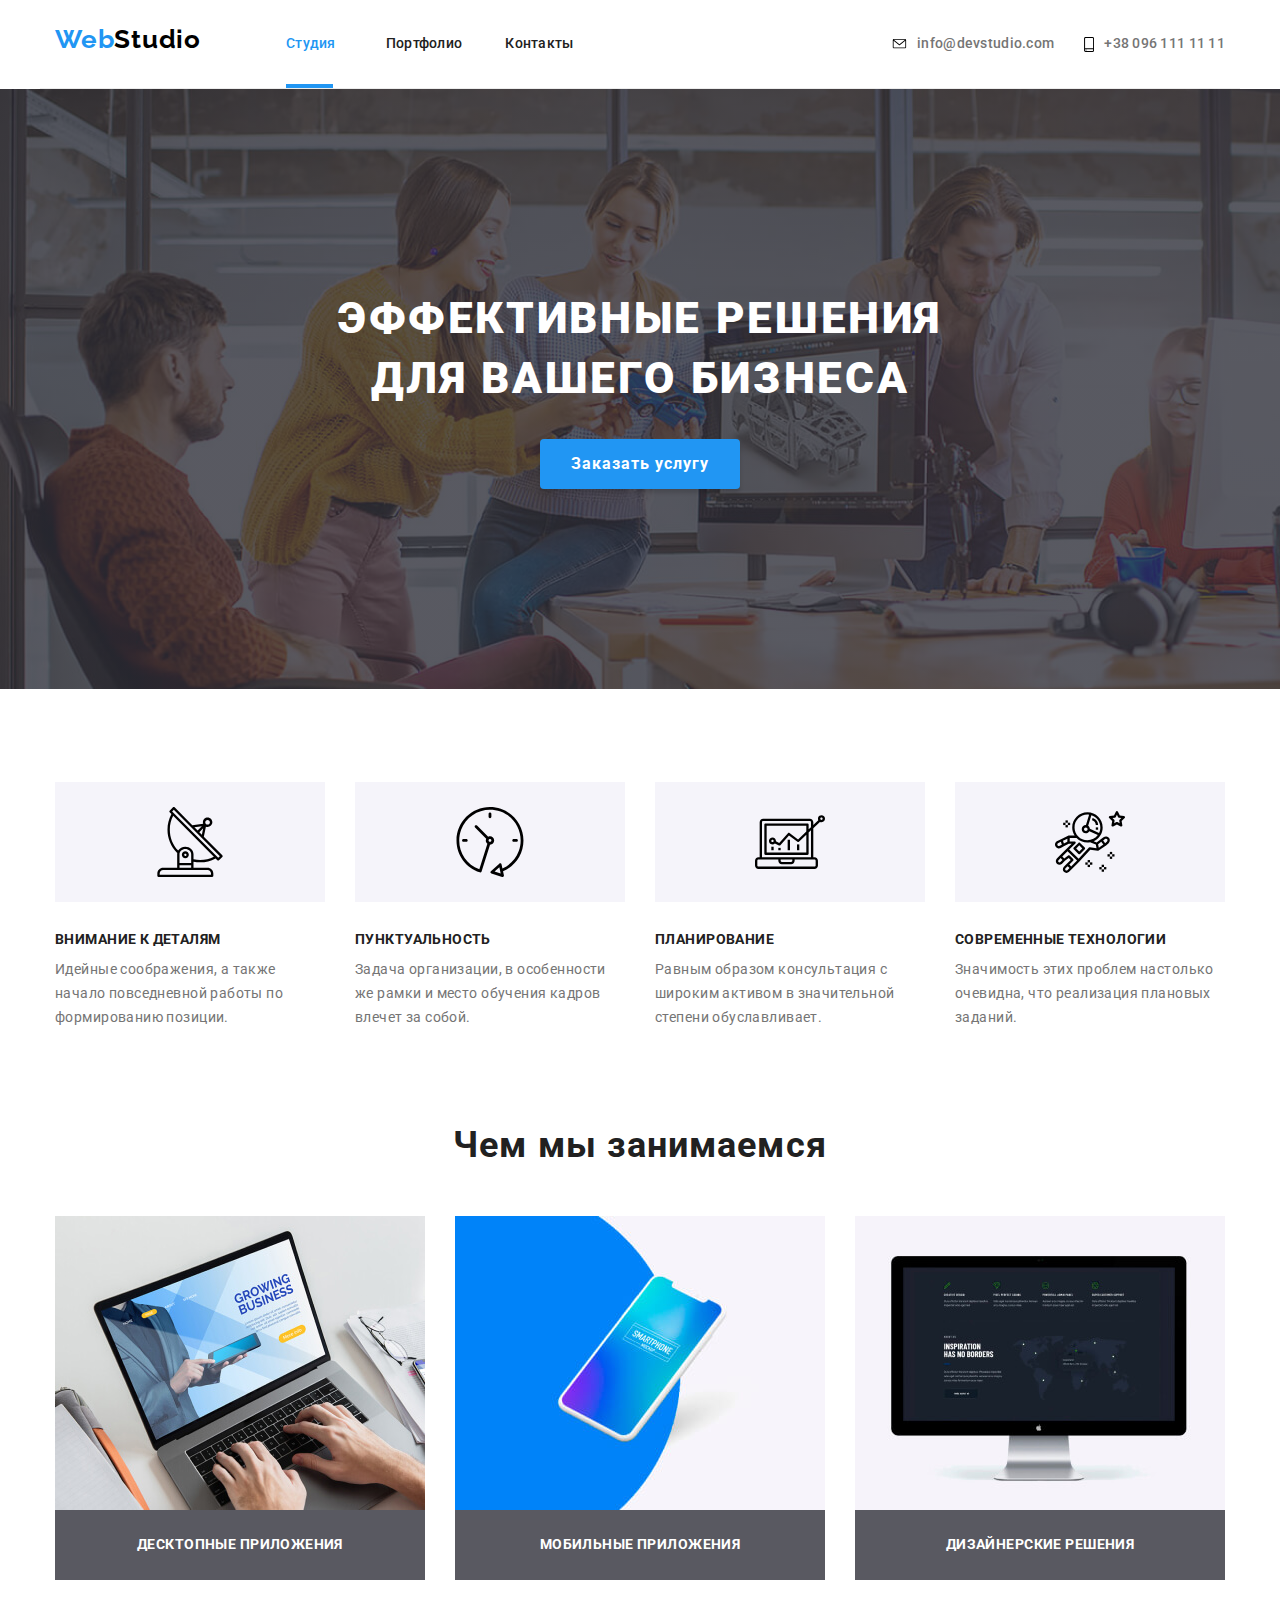
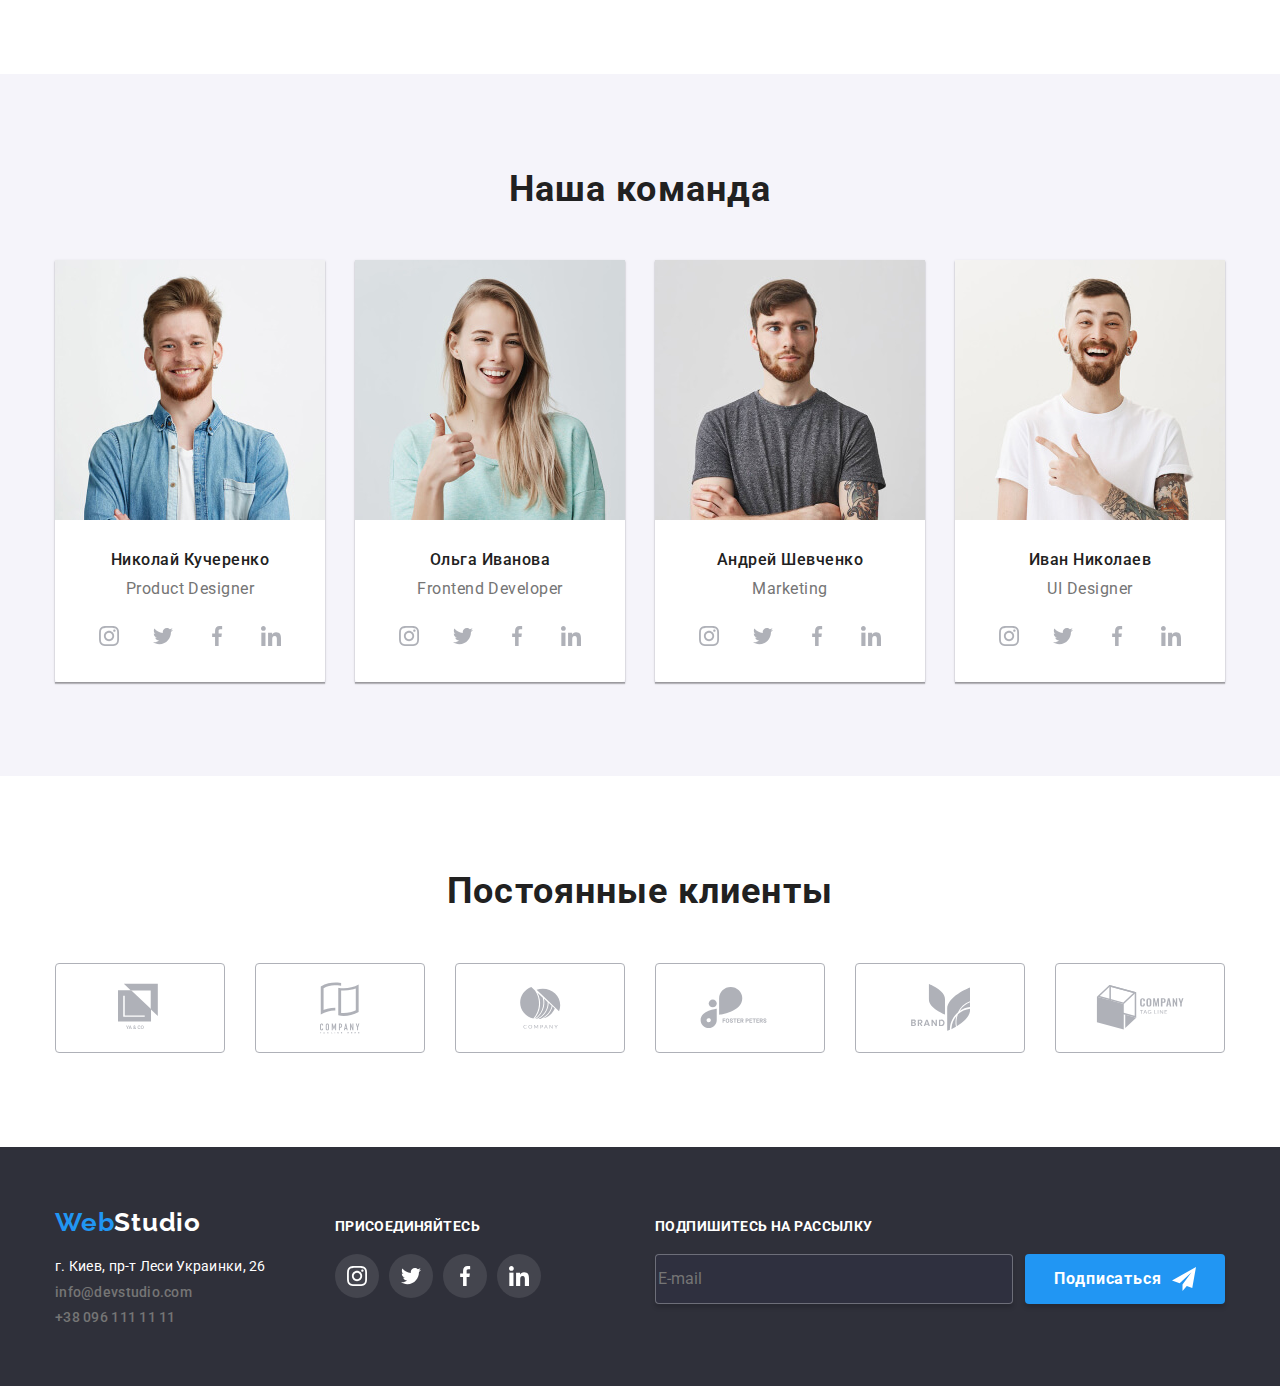
<file: index.html>
<!DOCTYPE html>
<html lang="ru">
<head>
    <meta charset="UTF-8">
    <meta name="viewport" content="width=device-width, initial-scale=1.0">
    <link href="https://fonts.googleapis.com/css2?family=Raleway:wght@700&family=Roboto:wght@400;500;700;900&display=swap" rel="stylesheet">
    <link rel="stylesheet" href="./css/normalize.css">
    <link rel="stylesheet" href="./css/style.css">
    <title>Веб-студия</title>
</head>
<body class="body-container"> 

    <!--Шапка-->
   
     <header >
         <div class="header-container">
            <div class="div-container">
                <nav class="nav-container">
                    <a class="link logo-container" href="./index.html" aria-label="Логотип"> 
                        <p lang="en"><span class="logo-header-web">Web</span><span class="logo-header-studio">Studio</span></p>
                    </a>
                    <ul class="nav-list-container">
                        <li class="list studio-line">
                            <a class="link-nav link studio active-page" href="./index.html">Студия</a>
                        </li>
                        <li class="list">
                            <a class="link-nav portfolio link" href="./portfolio.html">Портфолио</a>
                        </li>
                        <li class="list">
                            <a class="link-nav link contant-header" href="#">Контакты</a>
                        </li>
                    </ul>
                </nav>
                <ul class="contacts-container">
                    <li class="mail-container list">
                        <a class="mail-tel-text link" href="mailto:info@devstudio.com">
                            <svg class="pages-adress" width="15" height="10">
                                <use href="./images/sprite.svg#icon-mail"></use>
                            </svg>
                            info@devstudio.com</a>
                    </li >
                    <li class="tel-container list">
                        <a class="mail-tel-text link" href="tel:+380961111111">
                            <svg class="pages-adress" width="10" height="15">
                                <use href="./images/sprite.svg#icon-tel"></use>
                            </svg>
                            +38 096 111 11 11</a>
                    </li>
                </ul>
            </div>
         </div>
    </header>
   
    <main>

        <!--Герой-->
            
            <section >
                <div class="hero">
                    <div class="hero-container">
                        <h1 class="hero-title">эффективные решения <br> для вашего бизнеса</h1>
                        <button class="hero-button"><span class="text-button">Заказать услугу</span></button>
                    </div>
                </div>
            </section>
            
        <!--О нас-->
        
        <section>
            <div class="o-nas div-container">
                <div class="otstup-o-nas">
                    <h2 hidden>О нас</h2>
                    <ul class="link container">
                        <li class="link list otstup-link">
                            <span class="list-bg">
                                <svg width="70px" height="70px">
                                    <use href="./images/sprite.svg#icon-antenna"></use>
                                </svg>
                            </span>
                            <h3 class="o-nas-title">Внимание к деталям</h3>
                            <p class="o-nas-text">Идейные соображения, а также начало повседневной работы по формированию позиции.</p>
                        </li>
                        <li class="link list otstup-link">
                            <span class="list-bg">
                                <svg width="70px" height="70px">
                                    <use href="./images/sprite.svg#icon-clock"></use>
                                </svg>
                            </span>
                            <h3 class="o-nas-title">Пунктуальность</h3>
                            <p class="o-nas-text">Задача организации, в особенности же рамки и место обучения кадров влечет за собой.</p>
                        </li>
                        <li class="link list otstup-link">
                            <span class="list-bg">
                                <svg width="70px" height="70px">
                                    <use href="./images/sprite.svg#icon-diagram"></use>
                                </svg>
                            </span>
                            <h3 class="o-nas-title">Планирование</h3>
                            <p class="o-nas-text">Равным образом консультация с широким активом в значительной степени обуславливает.</p>
                        </li>
                        <li class="link list otstup-link">
                            <span class="list-bg">
                                <svg width="70px" height="70px">
                                    <use href="./images/sprite.svg#icon-astronaut"></use>
                                </svg>
                            </span>
                            <h3 class="o-nas-title">Современные технологии</h3>
                            <p class="o-nas-text">Значимость этих проблем настолько очевидна, что реализация плановых заданий.</p>
                        </li>
                    </ul>
                </div>
            </div>
        </section>
        

        <!--Чем мы занимаемся-->
        
        <section>
            <div class="div-container otstup-chem-mi"> 
                <div class="chem-mi-zanimaemsa">
                    <h2 class="title">Чем мы занимаемся</h2>
                    <ul class="link container">
                        <li class="link list otstup-link"> 
                            <img src="./images/desc.jpg" alt="десктопные прилодения" width="370" height="294">
                            <p class="chem-mi-zanimaemsa-text">Десктопные приложения</p>
                        </li>
                            <li class="link list otstup-link">
                            <img src="./images/mobi.jpg" alt="мобильные приложения" width="370" height="294">
                            <p class="chem-mi-zanimaemsa-text">Мобильные приложения</p> 
                        </li>
                        <li class="link list otstup-link">
                            <img src="./images/design.jpg" alt="дизайнерские решения" width="370" height="294">
                            <p class="chem-mi-zanimaemsa-text">Дизайнерские решения</p>
                        </li>
                    </ul>
                </div>
            </div>
            
         </section>
        

        <!--Наша команда-->
        
        <section> 
            <div class="nasha-komanda">
                <div class="div-container otstup-container">
                    <h2 class="title">Наша команда</h2>
                    <ul class="link container">
                        <li class="link list team">
                            <img src="./images/nikolai.jpg" alt="Николай" width="270" height="260">
                            <div class="comanda-block">
                                <h3 class="komanda-title">Николай Кучеренко</h3>
                                <p class="komanda-pozition" lang="en">Product Designer</p>
                                <ul class="social-link container">
                                    <li class="social-link-item list">
                                        <a class="social-icon" href="">
                                            <svg class="icon" width="20px" height="20px">
                                                <use href="./images/sprite.svg#icon-instagram"></use>
                                            </svg>
                                        </a>
                                    </li>
                                    <li class="social-link-item list">
                                        <a class="social-icon" href="">
                                            <svg class="icon" width="20px" height="20px">
                                                <use href="./images/sprite.svg#icon-twitter"></use>
                                            </svg>
                                        </a>
                                    </li>
                                    <li class="social-link-item list" > 
                                        <a class="social-icon" href="">
                                            <svg class="icon" width="20px" height="20px">
                                                <use href="./images/sprite.svg#icon-facebook"></use>
                                            </svg>
                                        </a>
                                    </li>
                                    <li class="social-link-item list">
                                        <a class="social-icon" href="">
                                            <svg class="icon" width="20px" height="20px">
                                                <use href="./images/sprite.svg#icon-linkedin"></use>
                                            </svg>
                                        </a>
                                    </li>
                                </ul>
                            </div>
                        </li>
                        <li class="link list team">
                            <img src="./images/olha.jpg" alt="Ольга" width="270" height="260">
                            <div class="comanda-block">
                                <h3 class="komanda-title">Ольга Иванова</h3>
                                <p class="komanda-pozition" lang="en">Frontend Developer</p>
                                <ul class="social-link container">
                                    <li class="social-link-item list">
                                        <a class="social-icon" href="">
                                            <svg class="icon" width="20px" height="20px">
                                                <use href="./images/sprite.svg#icon-instagram"></use>
                                            </svg>
                                        </a>
                                    </li>
                                    <li class="social-link-item list">
                                        <a class="social-icon" href="">
                                            <svg class="icon" width="20px" height="20px">
                                                <use href="./images/sprite.svg#icon-twitter"></use>
                                            </svg>
                                        </a>
                                    </li>
                                    <li class="social-link-item list" > 
                                        <a class="social-icon" href="">
                                            <svg class="icon" width="20px" height="20px">
                                                <use href="./images/sprite.svg#icon-facebook"></use>
                                            </svg>
                                        </a>
                                    </li>
                                    <li class="social-link-item list">
                                        <a class="social-icon" href="">
                                            <svg class="icon" width="20px" height="20px">
                                                <use href="./images/sprite.svg#icon-linkedin"></use>
                                            </svg>
                                        </a>
                                    </li>
                                </ul>
                            </div>
                        </li>
                        <li class="link list team">
                            <img src="./images/andrey.jpg" alt="Андрей" width="270" height="260">
                            <div class="comanda-block">
                                <h3 class="komanda-title">Андрей Шевченко</h3>
                                <p class="komanda-pozition" lang="en">Marketing</p>
                                <ul class="social-link container">
                                    <li class="social-link-item list">
                                        <a class="social-icon" href="">
                                            <svg class="icon" width="20px" height="20px">
                                                <use href="./images/sprite.svg#icon-instagram"></use>
                                            </svg>
                                        </a>
                                    </li>
                                    <li class="social-link-item list">
                                        <a class="social-icon" href="">
                                            <svg class="icon" width="20px" height="20px">
                                                <use href="./images/sprite.svg#icon-twitter"></use>
                                            </svg>
                                        </a>
                                    </li>
                                    <li class="social-link-item list" > 
                                        <a class="social-icon" href="">
                                            <svg class="icon" width="20px" height="20px">
                                                <use href="./images/sprite.svg#icon-facebook"></use>
                                            </svg>
                                        </a>
                                    </li>
                                    <li class="social-link-item list">
                                        <a class="social-icon" href="">
                                            <svg class="icon" width="20px" height="20px">
                                                <use href="./images/sprite.svg#icon-linkedin"></use>
                                            </svg>
                                        </a>
                                    </li>
                                </ul>
                            </div>
                        </li>
                        <li class="link list team">
                            <img src="./images/ivan.jpg" alt="Иван" width="270" height="260">
                            <div class="comanda-block">
                                <h3 class="komanda-title">Иван Николаев</h3>
                                <p class="komanda-pozition" lang="en">UI Designer</p>
                                <ul class="social-link container">
                                    <li class="social-link-item list">
                                        <a class="social-icon" href="">
                                            <svg class="icon" width="20px" height="20px">
                                                <use href="./images/sprite.svg#icon-instagram"></use>
                                            </svg>
                                        </a>
                                    </li>
                                    <li class="social-link-item list">
                                        <a class="social-icon" href="">
                                            <svg class="icon" width="20px" height="20px">
                                                <use href="./images/sprite.svg#icon-twitter"></use>
                                            </svg>
                                        </a>
                                    </li>
                                    <li class="social-link-item list" > 
                                        <a class="social-icon" href="">
                                            <svg class="icon" width="20px" height="20px">
                                                <use href="./images/sprite.svg#icon-facebook"></use>
                                            </svg>
                                        </a>
                                    </li>
                                    <li class="social-link-item list">
                                        <a class="social-icon" href="">
                                            <svg class="icon" width="20px" height="20px">
                                                <use href="./images/sprite.svg#icon-linkedin"></use>
                                            </svg>
                                        </a>
                                    </li>
                                </ul>
                            </div>
                        </li>
                    </ul>
                </div>
            </div>
        </section>
        

        <!--Постоянные клиенты-->
        
            <section>
                <div class="div-container otstup-container">
                    <h2 class="title">Постоянные клиенты</h2>
                    <ul class="klient-list container">
                        <li class="link list">
                            <a class="client-icon" href="">
                                <div class="icon-client">
                                    <svg class="client-icon-logo" width="44px" height="50px">
                                        <use href="./images/sprite.svg#icon-klientlogo-1"></use>
                                    </svg>
                                </div>
                            </a>
                        </li>
                        <li class="link list">
                            <a class="client-icon" href="">
                                <div class="icon-client">
                                    <svg class="client-icon-logo" width="40px" height="52px">
                                        <use href="./images/sprite.svg#icon-klientlogo-2"></use>
                                    </svg>
                                </div>
                            </a>
                        </li>
                        <li class="link list">
                            <a class="client-icon" href="">
                                <div class="icon-client">
                                    <svg class="client-icon-logo" width="41px" height="42px">
                                        <use href="./images/sprite.svg#icon-klientlogo-3"></use>
                                    </svg>
                                </div>
                            </a>
                        </li>
                        <li class="link list">
                            <a class="client-icon" href="">
                                <div class="icon-client">
                                    <svg class="client-icon-logo" width="80px" height="42px">
                                        <use href="./images/sprite.svg#icon-klientlogo-4"></use>
                                    </svg>
                                </div>
                            </a>
                        </li>
                        <li class="link list">
                            <a class="client-icon" href="">
                                <div class="icon-client">
                                    <svg class="client-icon-logo" width="59px" height="47px">
                                        <use href="./images/sprite.svg#icon-klientlogo-5"></use>
                                    </svg>
                                </div>
                            </a>
                        </li>
                        <li class="link list">
                            <a class="client-icon" href="">
                                <div class="icon-client">
                                    <svg class="client-icon-logo" width="89px" height="45px">
                                        <use href="./images/sprite.svg#icon-klientlogo-6"></use>
                                    </svg>
                                </div>
                            </a>
                        </li>
                    </ul>
                </div>
            </section>
    </main>

    <!--Подвал-->
    
    <footer class="podval">
        <div class="div-container">
            <div class="link container-podval">
                <a class="link logo-podval" href="index.html" aria-label="Логотип"> <p lang="en"><span class="web-podval">Web</span><span class="studio-podval">Studio</span></p></a>
            <address class="podval-adress"> <a class="link podval-adress-link" href="https://goo.gl/maps/5drUgd8ndHesN1Ve9" target="_blank"> <span class="adress-podval">г. Киев, пр-т Леси Украинки, 26</span></a></address>
            <ul class="podval-mail-tel">
                <li class="mail-container-podval list">
                    <a class="mail-tel-text link" href="mailto:info@devstudio.com">info@devstudio.com</a>
                </li >
                <li class="tel-container-podval list">
                    <a class="mail-tel-text link" href="tel:+380961111111">+38 096 111 11 11</a>
                </li>
            </ul>
            </div>
            
            <div class="join">
                <b class="podval-join">присоединяйтесь</b>
                <ul class="link otstup-icon">
                    <li class="link list podval-link">
                        <a class="podval-icon" href="">
                            <svg class="podval-icon-item-svg" width="20px" height="20px">
                                <use href="./images/sprite.svg#icon-instagram"></use>
                            </svg>
                        </a>
                    </li>
                    <li class="link list podval-link">
                        <a class="podval-icon" href="">
                            <svg class="podval-icon-item-svg" width="20px" height="20px">
                                <use href="./images/sprite.svg#icon-twitter"></use>
                            </svg>
                        </a>
                    </li>
                    <li class="link list podval-link"> 
                        <a class="podval-icon" href="">
                            <svg class="podval-icon-item-svg" width="20px" height="20px">
                                <use href="./images/sprite.svg#icon-facebook"></use>
                            </svg>
                        </a>
                    </li>
                    <li class="link list podval-link">
                        <a class="podval-icon" href="">
                            <svg class="podval-icon-item-svg" width="20px" height="20px">
                                <use href="./images/sprite.svg#icon-linkedin"></use>
                            </svg>
                        </a>
                    </li>
                </ul>
            </div>
            
            <div class="podpiska-container">
                <b class="action">Подпишитесь на рассылку</b>
                    <div class="podpiska">
                        <input class="pole"
                            type="text"
                            name="email"
                            placeholder="E-mail"
                        />
                        <button class="button button-send" type="submit">Подписаться
                            <svg class="send-icon" width="24px" height="24px">
                                <use href="./images/sprite.svg#icon-send"></use>
                            </svg>
                        </button>
                    </div>
            </div>
        </div>
    </footer>
    

</body>
</html>
</file>
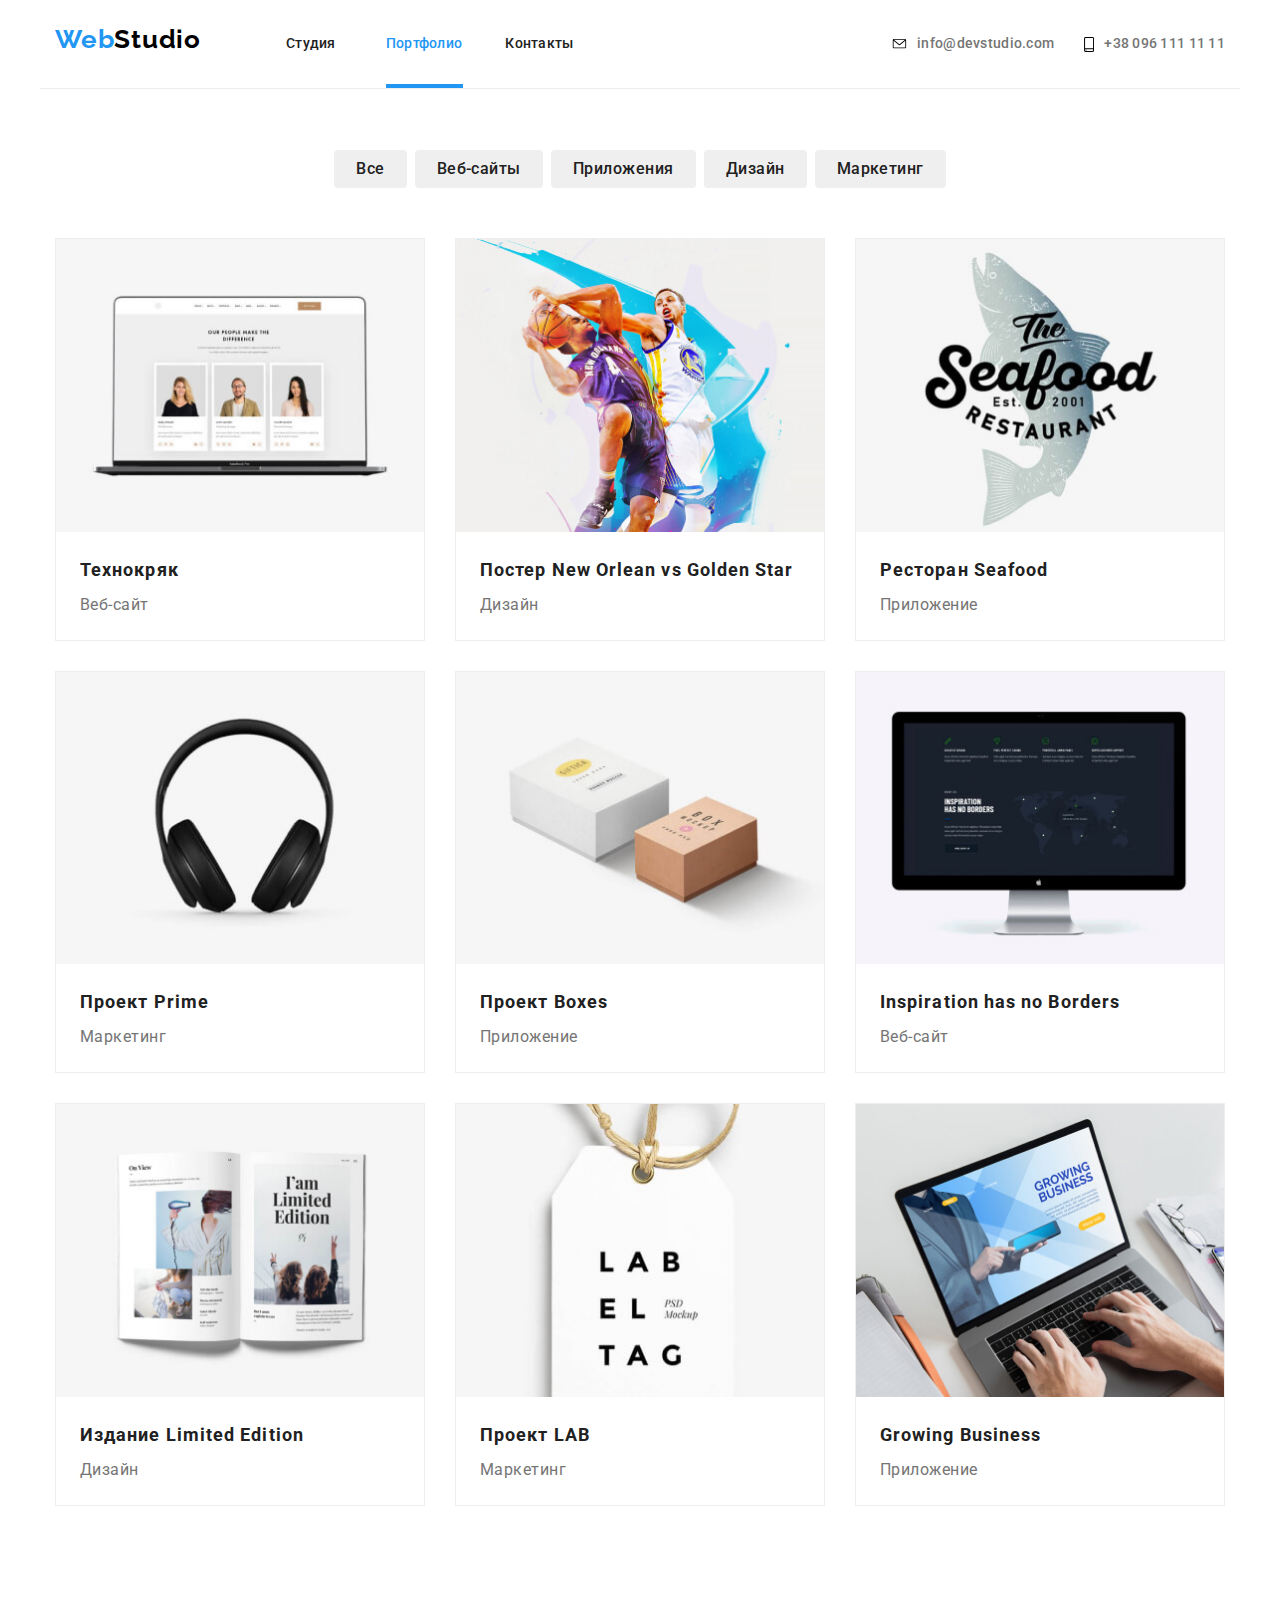
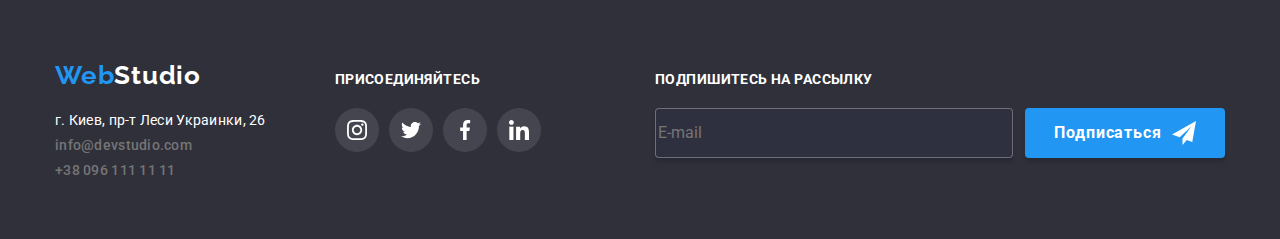
<file: portfolio.html>
<!DOCTYPE html>
<html lang="ru">
<head>
    <meta charset="UTF-8">
    <meta name="viewport" content="width=device-width, initial-scale=1.0">
    <link href="https://fonts.googleapis.com/css2?family=Raleway:wght@700&family=Roboto:wght@400;500;700;900&display=swap" rel="stylesheet">
    <link rel="stylesheet" href="./css/normalize.css">
    <link rel="stylesheet" href="./css/style.css">
    <title>Веб-студия</title>
</head>
<body class="body-container"> 

    <!--Шапка-->
    <header >
        <div class="header-container">
           <div class="div-container viravnivanie">
               <nav class="nav-container">
                   <a class="link logo-container" href="./index.html" aria-label="Логотип"> 
                       <p lang="en"><span class="logo-header-web">Web</span><span class="logo-header-studio">Studio</span></p>
                   </a>
                   <ul class="nav-list-container">
                       <li class="list">
                           <a class="link-nav link studio" href="./index.html">Студия</a>
                       </li>
                       <li class="list portfolio-line">
                           <a class="link-nav portfolio link active-page" href="./portfolio.html">Портфолио</a>
                       </li>
                       <li class="list">
                           <a class="link-nav link contant-header" href="#">Контакты</a>
                       </li>
                   </ul>
               </nav>
               <ul class="contacts-container">
                <li class="mail-container list">
                    <a class="mail-tel-text link" href="mailto:info@devstudio.com">
                        <svg class="pages-adress" width="15" height="10">
                            <use href="./images/sprite.svg#icon-mail"></use>
                        </svg>
                        info@devstudio.com</a>
                </li >
                <li class="tel-container list">
                    <a class="mail-tel-text link" href="tel:+380961111111">
                        <svg class="pages-adress" width="10" height="15">
                            <use href="./images/sprite.svg#icon-tel"></use>
                        </svg>
                        +38 096 111 11 11</a>
                </li>
            </ul>
           </div>
        </div>
   </header>

    <main>
        <section>
            <div class="div-container otstup-portfolio">
                <div class="menu-portfolio">
                    <h2 hidden>Меню</h2>
                    <ul class="items">
                        <li class="list btn"><button class="portfolio-btn"><span class="portfolio-btn-text">Все</span></button></li>
                        <li class="list btn"><button class="portfolio-btn"><span class="portfolio-btn-text">Веб-сайты</span></button></li>
                        <li class="list btn"><button class="portfolio-btn"><span class="portfolio-btn-text">Приложения</span></button></li>
                        <li class="list btn"><button class="portfolio-btn"><span class="portfolio-btn-text">Дизайн</span></button></li>
                        <li class="list btn"><button class="portfolio-btn"><span class="portfolio-btn-text">Маркетинг</span></button></li>
                    </ul>
                </div>
    
                <ul class="list gruperovka">
                    <li class="flex-element">
                        <a class="focus-item link" href="">
                            <div class="focus-item-div">
                                <img src="./images/portfolio/tehno.jpg" alt="Технокряк" width="368px">
                                <div class="flex-element-item">
                                    <h3 class="portfolio-title">Технокряк</h3>
                                    <p class="portfolio-text">Веб-сайт</p>
                                </div>
                            </div>
                        </a>
                    </li>
                    <li class="flex-element">
                        <a class="focus-item link" href="">
                            <div class="focus-item-div">
                                <img src="./images/portfolio/poster.jpg" alt="Постер" width="368px">
                                <div class="flex-element-item">
                                    <h3 class="portfolio-title">Постер <span lang="en">New Orlean vs Golden Star</span></h3>
                                    <p class="portfolio-text">Дизайн</p>
                                </div>
                            </div>
                        </a>
                    </li>
                    <li class="flex-element">
                        <a class="focus-item link" href="">
                            <div class="focus-item-div">
                                <img src="./images/portfolio/seafood.jpg" alt="Ресторан" width="368px">
                                <div class="flex-element-item">
                                    <h3 class="portfolio-title">Ресторан <span lang="en">Seafood</span></h3>
                                    <p class="portfolio-text">Приложение</p>
                                </div>
                            </div>
                        </a>
                    </li>
                    <li class="flex-element">
                        <a class="focus-item link" href="">
                            <div class="focus-item-div">
                                <img src="./images/portfolio/prime.jpg" alt="Проект" width="368px">
                                <div class="flex-element-item">
                                    <h3 class="portfolio-title">Проект <span lang="en">Prime</span></h3>
                                    <p class="portfolio-text">Маркетинг</p>
                                </div>
                            </div>
                        </a>
                    </li>
                    <li class="flex-element">
                        <a class="focus-item link" href="">
                            <div class="focus-item-div">
                                <img src="./images/portfolio/boxes.jpg" alt="Проект" width="368px">
                                <div class="flex-element-item">
                                    <h3 class="portfolio-title">Проект <span lang="en">Boxes</span></h3>
                                    <p class="portfolio-text">Приложение</p>
                                </div>
                            </div> 
                        </a>
                    </li>
                    <li class="flex-element">
                        <a class="focus-item link" href="">
                            <div class="focus-item-div">
                                <img src="./images/portfolio/inspiration.jpg" alt="Вдохновение" width="368px">
                                <div class="flex-element-item">
                                    <h3 class="portfolio-title" lang="en">Inspiration has no Borders</h3>
                                    <p class="portfolio-text">Веб-сайт</p>
                                </div>
                            </div>
                        </a>
                    </li>
                    <li class="flex-element">
                        <a class="focus-item link" href="">
                            <div class="focus-item-div">
                                <img src="./images/portfolio/izdanie.jpg" alt="Издание" width="368px">
                                <div class="flex-element-item">
                                    <h3 class="portfolio-title">Издание <span lang="en">Limited Edition</span></h3>
                                    <p class="portfolio-text">Дизайн</p>
                                </div>
                            </div>
                        </a> 
                    </li>
                    <li class="flex-element">
                        <a class="focus-item link" href="">
                            <div class="focus-item-div">
                                <img src="./images/portfolio/lab.jpg" alt="Проект" width="368px">
                                <div class="flex-element-item">
                                    <h3 class="portfolio-title">Проект <span lang="en">LAB</span></h3>
                                    <p class="portfolio-text">Маркетинг</p>
                                </div>
                            </div>
                        </a>
                    </li>
                    <li class="flex-element">
                        <a class="focus-item link" href="">
                            <div class="focus-item-div">
                                <img src="./images/portfolio/business.jpg" alt="Бизнес" width="368px">
                                <div class="flex-element-item">
                                    <h3 class="portfolio-title" lang="en">Growing Business</h3>
                                    <p class="portfolio-text">Приложение</p>
                                </div>
                            </div>
                        </a>
                    </li>
                </ul> 
            </div>
            
        </section>
    </main>



     <!--Подвал-->
     <footer class="podval">
        <div class="div-container">
            <div class="link container-podval">
                <a class="link logo-podval" href="index.html" aria-label="Логотип"> <p lang="en"><span class="web-podval">Web</span><span class="studio-podval">Studio</span></p></a>
            <address class="podval-adress"> <a class="link podval-adress-link" href="https://goo.gl/maps/5drUgd8ndHesN1Ve9" target="_blank"> <span class="adress-podval">г. Киев, пр-т Леси Украинки, 26</span></a></address>
            <ul class="podval-mail-tel">
                <li class="mail-container-podval list">
                    <a class="mail-tel-text link" href="mailto:info@devstudio.com">info@devstudio.com</a>
                </li >
                <li class="tel-container-podval list">
                    <a class="mail-tel-text link" href="tel:+380961111111">+38 096 111 11 11</a>
                </li>
            </ul>
            </div>
            
            <div class="join">
                <b class="podval-join">присоединяйтесь</b>
                <ul class="link otstup-icon">
                    <li class="link list podval-link">
                        <a class="podval-icon" href="">
                            <svg class="podval-icon-item-svg" width="20px" height="20px">
                                <use href="./images/sprite.svg#icon-instagram"></use>
                            </svg>
                        </a>
                    </li>
                    <li class="link list podval-link">
                        <a class="podval-icon" href="">
                            <svg class="podval-icon-item-svg" width="20px" height="20px">
                                <use href="./images/sprite.svg#icon-twitter"></use>
                            </svg>
                        </a>
                    </li>
                    <li class="link list podval-link"> 
                        <a class="podval-icon" href="">
                            <svg class="podval-icon-item-svg" width="20px" height="20px">
                                <use href="./images/sprite.svg#icon-facebook"></use>
                            </svg>
                        </a>
                    </li>
                    <li class="link list podval-link">
                        <a class="podval-icon" href="">
                            <svg class="podval-icon-item-svg" width="20px" height="20px">
                                <use href="./images/sprite.svg#icon-linkedin"></use>
                            </svg>
                        </a>
                    </li>
                </ul>
            </div>
            
            <div class="podpiska-container">
                <b class="action">Подпишитесь на рассылку</b>
                    <div class="podpiska">
                        <input class="pole"
                            type="text"
                            name="email"
                            placeholder="E-mail"
                        />
                        <button class="button button-send" type="submit">Подписаться
                            <svg class="send-icon" width="24px" height="24px">
                                <use href="./images/sprite.svg#icon-send"></use>
                            </svg>
                        </button>
                    </div>
            </div>
        </div>
    </footer>
</body>
</html>
</file>
<file: css/style.css>
html {
    box-sizing: border-box;
}

*, 
*::before, 
*::after {
    box-sizing: inherit;
}

body {
    font-family: 'Roboto', sans-serif;
    font-style: normal;
    background: #ffffff;
}

:root {
    --primary-text-color: #757575;
    --primary-title-color: #212121;
    --primary-white-color: #ffffff;
    --accent-color: #2196f3;
    --main-black-color: #000000;
    --footer-background-color: #2f303f;
    --secondary-white-color: #f5f4fa;
    --footer-links-color: rgba(255, 255, 255 , 0.6);
     }

.list {
    list-style: none;
 }
 
.link {
     text-decoration: none;
 }
     


/*header*/

.logo-header-web,
.logo-header-studio,
.web-podval,
.studio-podval {
    font-family: 'Raleway', sans-serif;
    font-weight: 700;
    font-size: 26px;
    line-height: 1.19;
    letter-spacing: 0.03em;
    color: var(--accent-color);
}

.logo-header-studio {
    color: var(--main-black-color);
}

.link-nav,
.mail-tel-text,
.tel-container-podval,
.adress-podval {
    font-weight: 500;
    font-size: 14px;
    line-height: 1.14;
    letter-spacing: 0.02em;
    color: var(--primary-title-color);
}

.mail-tel-text {
    display: flex;
    align-items: center;
}

.contacts-container .mail-tel-text {
    padding-top: 30px;
    padding-bottom: 30px;
}

.link-nav:hover, 
.link-nav:focus,
.mail-tel-text:hover,
.mail-tel-text:focus,
.adress-podval:hover,
.podval-adress-link:focus .adress-podval{
    color: var(--accent-color);
}

.mail-tel-text {
    color: var(--primary-text-color);
}

/*hero*/

.hero-title {
    font-weight: 900;
    font-size: 44px;
    line-height: 1.36;
    text-align: center;
    letter-spacing: 0.06em;
    text-transform: uppercase;
    color: var(--primary-white-color);
}

.hero-button {
    margin: 0 auto;
    display: flex;
    align-items: center;
    width: 200px;
    height: 50px;
    background: #2196F3;
    box-shadow: 0px 4px 4px rgba(0, 0, 0, 0.15);
    border-radius: 4px; 
    cursor: pointer;
    border: none;
    }

.text-button {
    font-weight: 700;
    font-size: 16px;
    line-height: 1.88;    
    display: flex;
    align-items: center;
    text-align: center;
    letter-spacing: 0.06em;
    color: var(--primary-white-color);
    margin-left: auto;
    margin-right: auto;
}

/*O nas*/

.o-nas-title {
    font-weight: 700;
    font-size: 14px;
    line-height: 1.14;
    letter-spacing: 0.03em;
    text-transform: uppercase;
    color: var(--primary-title-color);
}

.o-nas-text {
    font-weight: 400;
    font-size: 14px;
    line-height: 1.71;
    letter-spacing: 0.03em;
    color: var(--primary-text-color)
}

.o-nas-img {
    background: #F5F4FA;
    border-radius: 4px;
}   

/*chem-mi-zanimaensa*/

.nasha-komanda {
    background-color: #F5F4FA;;
}

.title {
    font-weight: 700;
    font-size: 36px;
    line-height: 1.17;
    text-align: center;
    letter-spacing: 0.03em;
    color: var(--primary-title-color);
    margin-bottom: 50px;
}

.chem-mi-zanimaemsa-text {
    font-weight: 700;
    font-size: 14px;
    line-height: 1.14;
    text-align: center;
    letter-spacing: 0.03em;
    text-transform: uppercase;
    color: var(--primary-white-color);
    background: rgba(47, 48, 58, 0.8);
    padding-top: 27px;
    padding-bottom: 27px;
}

/*nasha-komanda*/

.komanda-title,
.komanda-pozition {
    font-weight: 500;
    font-size: 16px;
    line-height: 1.19;
    text-align: center;
    letter-spacing: 0.03em;
    color: var(--primary-title-color);
}

.komanda-pozition {
    font-weight: 400;
    color: var(--primary-text-color);
}

.action {

    font-style: normal;
    font-weight: 500;
    font-size: 14px;
    line-height: 1.15;
    letter-spacing: 0.03em;
    color: var(--primary-white-color);
}


/*podval*/

.podval {
    background: #2F303A;
}

.podval-join {
    font-weight: 700;
    font-size: 14px;
    line-height: 1.14;
    letter-spacing: 0.03em;
    text-transform: uppercase;
    color: var(--primary-white-color);
}

.tel-container-podval {
    font-weight: 400;
    color: rgba(255, 255, 255, 0.6);
}

.studio-podval {
    color: var(--primary-white-color);
}

.adress-podval {
    font-family: 'Roboto', sans-serif;
    font-weight: 400;
    color: var(--primary-white-color);
    font-style: normal;
}



/*portfolio*/

.portfolio-btn {
    font-weight: 500;
    font-size: 16px;
    line-height: 1.63;
    text-align: center;
    letter-spacing: 0.03em;
    color: var(--primary-title-color);
    border: 1px solid #FFFFFF;
    box-sizing: border-box;
    border-radius: 4px;
}
.portfolio-btn:hover,
.portfolio-btn:focus {
    box-shadow: 0px 4px 4px rgba(0, 0, 0, 0.25);
}


.portfolio-btn:hover,
.portfolio-btn:focus {
    background-color: var(--accent-color);
    color: var(--primary-white-color);
}

.portfolio-title {
    font-weight: 700;
    font-size: 18px;
    line-height: 2.00;
    letter-spacing: 0.06em;
    color: var(--primary-title-color)
}

.portfolio-text {
    font-weight: 400;
    font-size: 16px;
    line-height: 1.88;
    letter-spacing: 0.03em;
    color: var(--primary-text-color)
}

.active-page {
    color: var(--accent-color);
}

.portfolio-btn-text {
    font-family: 'Roboto', sans-serif;
    font-style: normal;
    font-weight: 500;
    font-size: 16px;
    line-height: 1.63;
    text-align: center;
    letter-spacing: 0.03em;
}

/*style margin, padding... */

h1, h2, h3, h4, h5, h5 {
    margin: 0px;
}

ul {
    margin: 0px;
    padding: 0px;
}

p {
    margin: 0px;
}

img {
    display: block;
}

.header-container {
    width: 1200px;
    margin-right: auto;
    margin-left: auto;
}

.header-container .div-container {
    display: flex;
    padding-right: 15px;
    padding-left: 15px;

}

.nav-container {
    display: flex;
    text-align: center;
    justify-content: center;
    align-items: baseline;
}

.contacts-container {
    display: flex;
    align-items: center;
    margin-left: auto;
}

.logo-container {
    margin: 0;
    margin-right: 85px; 
    margin-top: 24px;
}

.pages-adress {
    margin-right: 10px;
}

.nav-list-container {
    margin: 0;
    display: flex;
}

.studio {
    padding-top: 30px;
    padding-bottom: 30px;
    margin-right: 50px;
}

.portfolio {
    padding-top: 30px;
    padding-bottom: 30px;
    margin-right: 43px;
}

.contant-header {
    padding-top: 30px;
    padding-bottom: 30px;
}


.container {
    display: flex;
    justify-content: space-evenly;
}

.otstup-link:not(:last-child) {
    margin-right: 30px;
}

.join {
    width: 206px;
}

.comanda-block {
    background-color: #ffffff;
    border-radius: 0px 0px 4px 4px;
    padding-top: 30px;
    padding-bottom: 24px;
}

.social-link {
    margin-top: 16px;
    margin-right: 32px;
    margin-left: 32px;
}

.komanda-title {
    margin-bottom: 10px;
}

.team {
    box-shadow: 0px 2px 1px rgba(0, 0, 0, 0.2), 
    0px 1px 1px rgba(0, 0, 0, 0.14), 
    0px 1px 3px rgba(0, 0, 0, 0.12);
}

.hero-title {
    margin-top: 185px;
    margin-bottom: 30px;
}

.hero-button {
    margin-bottom: 185px;
}

.element {
    text-align: center;
}

.o-nas.div-container{
    padding-top: 93px;
}

.o-nas-title {
    width: 270px;
    margin-top: 30px;
    margin-bottom: 10px;
}

.o-nas-text {
    width: 270px;
}

.hero {
    background-image: linear-gradient(to bottom,
    rgba(47, 48, 58, 0.8),
    rgba(47, 48, 58, 0.8)), 
    url(../images/shapka.jpg);
    max-width: 1600px;
    height: 600px;
    background-repeat: no-repeat;
    margin-right: auto;
    margin-left: auto;
}

.hero-container {
    width: 1200px;
    padding-top: 15px;
    padding-bottom: 15px;
    padding-right: 15px;
    padding-left: 15px;
    margin-right: auto;
    margin-left: auto;
}


.div-container {
    width: 1200px;
    padding-top: 47px;
    padding-bottom: 47px;
    padding-right: 15px;
    padding-left: 15px;
    margin-right: auto;
    margin-left: auto;
}


.mail-container {
    margin-right: 30px;
}

.mail-container,
.tel-container {
    align-items: center;
}

.icon-client {
    border: 1px solid #AFB1B8;
    border-radius: 4px;
    display: flex;
    align-items: center;
    justify-content: center;
    width: 170px;
    height: 90px;
}

.chem-mi-zanimaemsa .link:not(:last-child) {
    margin-right: 30px;
}
.nasha-komanda .link:not(:last-child) {
    margin-right: 30px;
}

.klient-list .link:not(:last-child) {
    margin-right: 30px;
}

.otstup-o-nas .link:not(:last-child) {
    margin-right: 30px;
}


/*flex portfolio*/

.otstup-portfolio {
    padding-top: 61px;
    padding-bottom: 94px;
} 

.menu-portfolio {
    margin-bottom: 50px;
}

.portfolio-btn {
    cursor: pointer;
    border: none;
    padding-top: 6px;
    padding-right: 22px;
    padding-bottom: 6px;
    padding-left: 22px;
}

.portfolio-title {
    margin-bottom: 2px;
}

.portfolio-text {
    margin-top: 2px;
}

.items {
    display: flex;
    justify-content: center;
}

.btn:not(:last-child) {
    margin-right: 8px;
}


.gruperovka {
    display: flex;
    flex-wrap: wrap;
}

.flex-element {
    width: calc((100% - 60px) / 3);
    margin-right: 30px;
    margin-bottom: 30px;
    background: #FFFFFF;
    border: 1px solid #EEEEEE;
    box-sizing: border-box;
}

.flex-element-item {
    padding-top: 20px;
    padding-right: 24px;
    padding-bottom: 20px;
    padding-left: 24px;
}

.flex-element:hover  {
    background: #FFFFFF;
    box-sizing: border-box;
    box-shadow: 1px 4px 6px
    rgba(0, 0, 0, 0.16), 
    0px 4px 4px rgba(0, 0, 0, 0.06), 
    0px 1px 1px rgba(0, 0, 0, 0.12);
    cursor: pointer;
}

.focus-item:focus .focus-item-div {
    background: #FFFFFF;
    box-sizing: border-box;
    box-shadow: 1px 4px 6px
    rgba(0, 0, 0, 0.16), 
    0px 4px 4px rgba(0, 0, 0, 0.06), 
    0px 1px 1px rgba(0, 0, 0, 0.12);
    cursor: pointer;
}

.flex-element:nth-child(3n) {
    margin-right: 0px;
}

.flex-element:nth-last-child(-n + 3) {
    margin-bottom: 0px;
}

/*podval flex*/

.podval .div-container {
    display: flex;
    padding-top: 60px;
    padding-bottom: 60px;
    align-items: baseline;
}

.container-podval {
    display: flex;
    flex-direction: column;
    margin-right: 69px;
}

.logo-podval {
    display: flex;
    margin-bottom: 20px;
}

.podval-adress {
    margin-bottom: 9px;
}

.podval-mail-tel {
    display: flex;
    flex-direction: column;
}

.mail-container-podval,
.tel-container-podval:not(:last-child) {
    display: flex;
    margin-bottom: 9px;
}

.podval-join {
    display: flex;
    margin-bottom: 20px;
}

.otstup-icon {
    display: flex;
}


.social-link-item:not(:last-child) {
    margin-right: 10px;
}

.podval-icon {
    padding: 12px;
}
.podval-icon:not(:last-child) {
    margin-right: 10px;
}

.podpiska-container {
    margin-left: auto;
}

.podpiska {
    display: flex;
}

.action {
    display: flex;
    font-weight: 700;
    font-size: 14px;
    line-height: 1.14;
    letter-spacing: 0.03em;
    text-transform: uppercase;
    color: var(--primary-white-color);
    margin-bottom: 20px;
}


.button {
    width: 200px;
    height: 50px;
    font-weight: 700;
    font-size: 16px;
    line-height: 1.88;
    letter-spacing: 0.06em;
    color: var(--primary-white-color);
    background: #2196F3;
    box-shadow: 0px 4px 4px rgba(0, 0, 0, 0.15);
    border-radius: 4px; 
    cursor: pointer;
    border: none;
    margin-left: 12px;
}

.pole {
    width: 358px;
    background-color: var(--footer-background-color);
    border: 1px solid rgba(255, 255, 255, 0.3);
    box-shadow: 0px 4px 4px rgba(0, 0, 0, 0.15);
    border-radius: 4px;
    color: rgba(255, 255, 255, 0.6);
    }

.otstup-container {
    padding-top: 94px;
    padding-bottom: 94px;
}

.otstup-chem-mi {
    padding-top: 47px;
    padding-bottom: 94px;
}

.header-container .div-container {
    padding-top: 0;
    padding-bottom: 0;
}

/*оформление иконок и картинок*/

.list-bg {
    display: inline-block;
    height: 120px;
    width: 270px;
    background-color: var(--secondary-white-color);
}

.list-bg {
    display: flex;
    align-items: center;
    justify-content: center;
}

.podval-icon {
    display: inline-block;
    height: 44px;
    width: 44px;
    background-color: rgba(255, 255, 255, 0.1);;
    background-size: 20px;
    background-repeat: no-repeat;
    background-position: center;
    border-radius: 50%;
    cursor: pointer;
}

.podval-link:not(:last-child) {
    margin-right: 10px;
}

.podval-icon:hover,
.podval-icon:focus {
    background-color: var(--accent-color);
}

.podval-icon-item-svg {
    fill: var(--primary-white-color);
}

.header-container {
    border-bottom: 1px solid #ececec;
}

.studio-line::after {
    display: block;
    background-color: var(--accent-color);
    width: 47px;
    height: 4px;
    content: "";
    margin-top: 32px;
}

.portfolio-line:after {
    display: block;
    background-color: var(--accent-color);
    width: 77px;
    height: 4px;
    content: "";
    margin-top: 32px;
}

.social-icon {
    display: block;
    width: 44px;
    height: 44px;
    padding: 12px;
    border-radius: 50%;
    cursor: pointer;
}

.social-link-item:hover .social-icon,
.social-icon:focus  {
    background-color: var(--accent-color);
}

.social-link-item:hover .icon,
.social-icon:focus .icon {
    fill: var(--primary-white-color);
} 

.icon {
    fill: #AFB1B8;
}

.icon-client:hover,
.icon-client:focus {
    border-color: var(--accent-color);
}

.client-icon-logo {
    fill: #AFB1B8;
}

.icon-client:hover .client-icon-logo,
.icon-client:focus .client-icon-logo {
    fill: var(--accent-color);
}
.client-icon:focus .icon-client {
    border-color: var(--accent-color);
}

.client-icon:focus .client-icon-logo {
    fill: var(--accent-color);
}

.mail-tel-text:hover .pages-adress,
.mail-tel-text:focus .pages-adress {
    fill: var(--accent-color);
}

.button-send {
    display: flex;
    align-items: center;
    justify-content: center;
}

.send-icon {
    margin-left: 10px;
}
</file>
